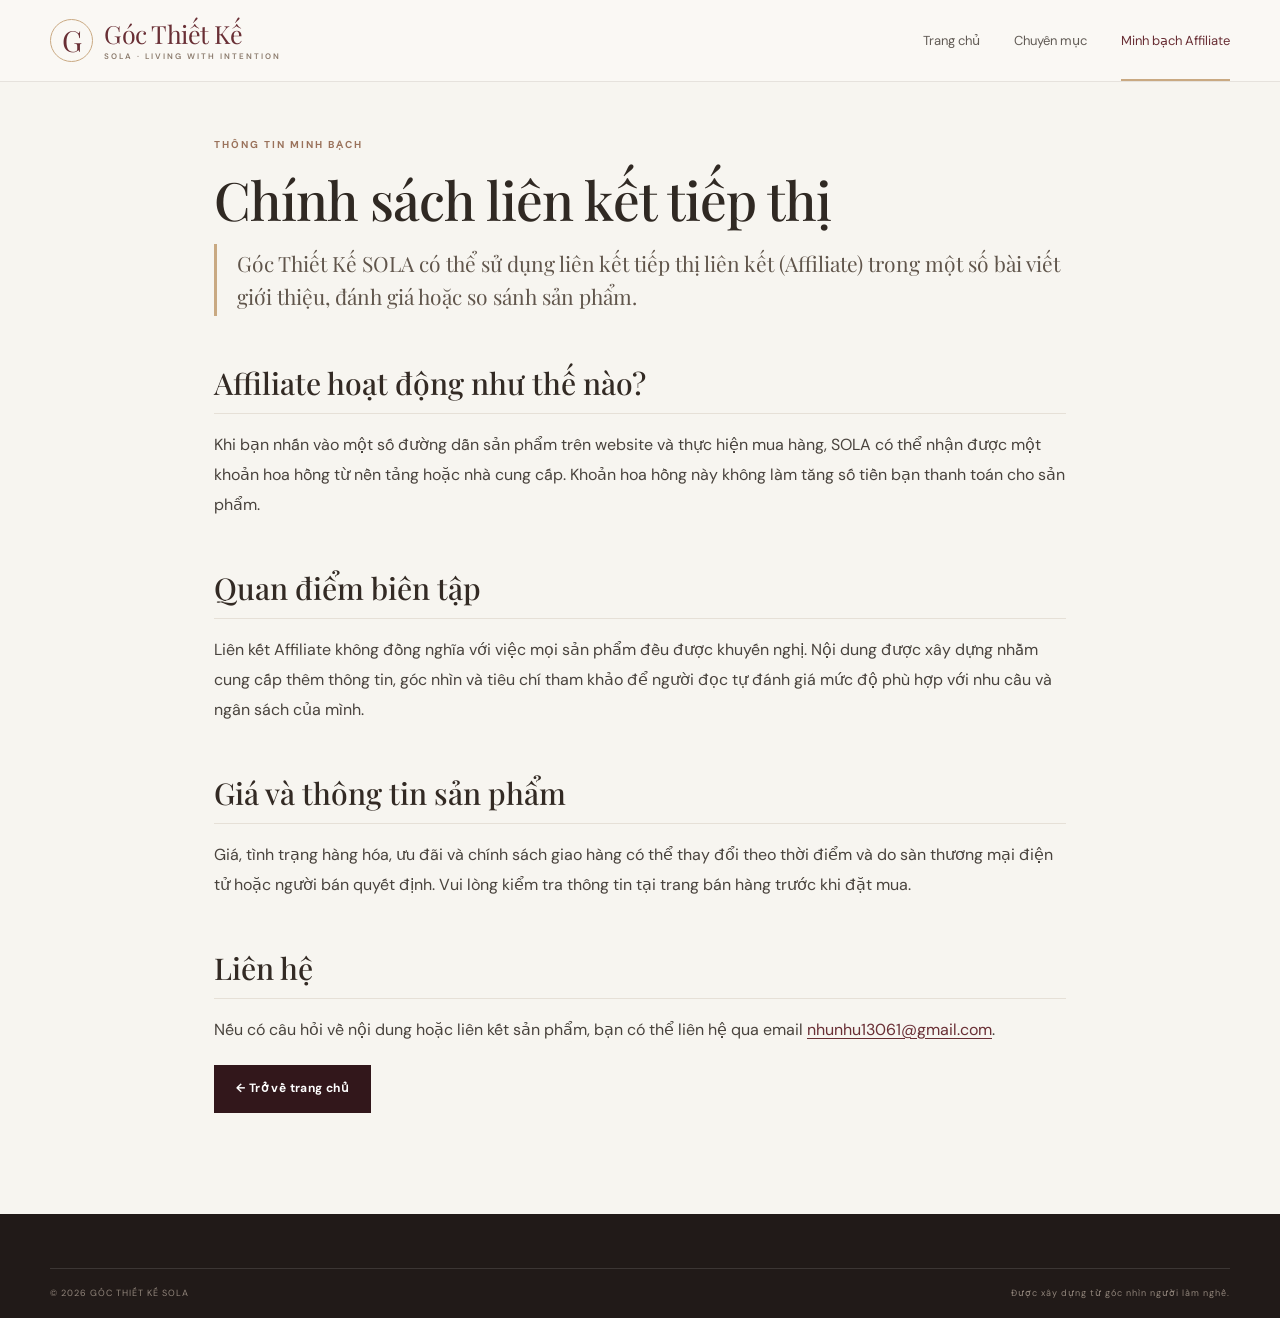
<file: affiliate-disclosure.html>
<!doctype html>
<html lang="vi">
<head>
  <meta charset="utf-8"><meta name="viewport" content="width=device-width, initial-scale=1">
  <meta name="robots" content="index,follow">
  <meta name="description" content="Thông tin minh bạch về liên kết tiếp thị liên kết trên Góc Thiết Kế SOLA.">
  <title>Minh bạch Affiliate | Góc Thiết Kế SOLA</title>
  <link rel="canonical" href="https://gocthietke.github.io/affiliate-disclosure.html">
  <link rel="preconnect" href="https://fonts.googleapis.com"><link rel="preconnect" href="https://fonts.gstatic.com" crossorigin>
  <link href="https://fonts.googleapis.com/css2?family=DM+Sans:wght@400;500;600;700&family=Playfair+Display:wght@500;600;700&display=swap" rel="stylesheet">
  <link rel="stylesheet" href="style.css">
</head>
<body>
  <header class="site-header"><div class="container header-inner"><a class="brand" href="index.html"><span class="brand-mark">G</span><span class="brand-word">Góc Thiết Kế<small>SOLA · LIVING WITH INTENTION</small></span></a><nav class="main-nav"><a href="index.html">Trang chủ</a><a href="index.html#danh-muc">Chuyên mục</a><a class="active" href="affiliate-disclosure.html">Minh bạch Affiliate</a></nav></div></header>
  <main class="post-layout"><p class="eyebrow">THÔNG TIN MINH BẠCH</p><h1 class="post-title">Chính sách liên kết tiếp thị</h1><p class="post-summary">Góc Thiết Kế SOLA có thể sử dụng liên kết tiếp thị liên kết (Affiliate) trong một số bài viết giới thiệu, đánh giá hoặc so sánh sản phẩm.</p>
    <div class="post-content">
      <h2>Affiliate hoạt động như thế nào?</h2>
      <p>Khi bạn nhấn vào một số đường dẫn sản phẩm trên website và thực hiện mua hàng, SOLA có thể nhận được một khoản hoa hồng từ nền tảng hoặc nhà cung cấp. Khoản hoa hồng này không làm tăng số tiền bạn thanh toán cho sản phẩm.</p>
      <h2>Quan điểm biên tập</h2>
      <p>Liên kết Affiliate không đồng nghĩa với việc mọi sản phẩm đều được khuyến nghị. Nội dung được xây dựng nhằm cung cấp thêm thông tin, góc nhìn và tiêu chí tham khảo để người đọc tự đánh giá mức độ phù hợp với nhu cầu và ngân sách của mình.</p>
      <h2>Giá và thông tin sản phẩm</h2>
      <p>Giá, tình trạng hàng hóa, ưu đãi và chính sách giao hàng có thể thay đổi theo thời điểm và do sàn thương mại điện tử hoặc người bán quyết định. Vui lòng kiểm tra thông tin tại trang bán hàng trước khi đặt mua.</p>
      <h2>Liên hệ</h2>
      <p>Nếu có câu hỏi về nội dung hoặc liên kết sản phẩm, bạn có thể liên hệ qua email <a href="mailto:nhunhu13061@gmail.com">nhunhu13061@gmail.com</a>.</p>
    </div><p><a class="button button-dark" href="index.html">← Trở về trang chủ</a></p>
  </main>
  <footer class="site-footer"><div class="container footer-bottom"><span>© <span id="year"></span> GÓC THIẾT KẾ SOLA</span><span>Được xây dựng từ góc nhìn người làm nghề.</span></div></footer>
  <script>document.getElementById('year').textContent = new Date().getFullYear();</script>
</body>
</html>
</file>
<file: style.css>
@import url('https://fonts.googleapis.com/css2?family=DM+Sans:wght@400;500;600;700&family=Playfair+Display:wght@500;600;700&display=swap');

:root{
  --ink:#292622;--muted:#77716a;--wine:#692f35;--wine-dark:#32171b;--sand:#c9a982;
  --paper:#f7f5f0;--cream:#efebe3;--white:#fff;--line:#e6e0d7;--green:#687568;
  --max:1180px;--shadow:0 16px 45px rgba(45,33,25,.08)
}
*{box-sizing:border-box}
html{scroll-behavior:smooth;scroll-padding-top:95px}
body{margin:0;background:var(--paper);color:var(--ink);font-family:'DM Sans',Arial,sans-serif;line-height:1.65;-webkit-font-smoothing:antialiased}
a{color:inherit;text-decoration:none}
button,input,textarea,select{font:inherit}
button{cursor:pointer}
img{max-width:100%;display:block}
.container{width:min(var(--max),calc(100% - 48px));margin-inline:auto}
.skip-link{position:absolute;left:-9999px;top:8px;z-index:1000;background:#fff;padding:10px 15px}
.skip-link:focus{left:8px}
.top-strip{background:var(--wine-dark);color:#e5d7c8;font-size:10px;letter-spacing:1.8px;text-transform:uppercase}
.top-strip-inner{height:32px;display:flex;align-items:center;justify-content:space-between;gap:15px}
.site-header{height:82px;background:rgba(250,248,244,.96);border-bottom:1px solid rgba(80,64,52,.12);position:sticky;top:0;z-index:50;backdrop-filter:blur(12px)}
.header-inner{height:100%;display:flex;align-items:center;justify-content:space-between;gap:30px}
.brand{display:inline-flex;align-items:center;gap:11px;flex-shrink:0;color:var(--wine)}
.brand-mark{width:43px;height:43px;border:1px solid var(--sand);display:grid;place-items:center;font-family:'Playfair Display',serif;font-size:29px;line-height:1;border-radius:50%}
.brand-word{font-family:'Playfair Display',Georgia,serif;font-size:25px;line-height:1.05;letter-spacing:-.5px}
.brand-word small{display:block;margin-top:5px;font-family:'DM Sans',sans-serif;font-size:8px;letter-spacing:2px;color:#8b7b6d;font-weight:600}
.main-nav{display:flex;align-items:center;gap:34px;height:100%;font-size:13px;color:#615b55}
.main-nav a{height:100%;display:flex;align-items:center;position:relative;white-space:nowrap}
.main-nav a:hover,.main-nav a.active{color:var(--wine)}
.main-nav a.active:after{content:"";height:2px;position:absolute;bottom:0;left:0;right:0;background:var(--sand)}
.mobile-menu-toggle{display:none;border:0;background:none;padding:9px}
.mobile-menu-toggle span{display:block;width:24px;height:2px;background:var(--wine);margin:5px}
.hero-section{min-height:510px;position:relative;isolation:isolate;overflow:hidden;background:#47362e}
.hero-photo{position:absolute;inset:0;z-index:-2;background-image:url('./hero-original.jpg');background-position:center 56%;background-size:cover;transform:scale(1.01)}
.hero-shade{position:absolute;inset:0;z-index:-1;background:linear-gradient(90deg,rgba(26,20,18,.78) 0%,rgba(32,24,20,.61) 44%,rgba(31,24,21,.12) 100%),linear-gradient(0deg,rgba(24,19,17,.25),transparent 50%)}
.hero-content{min-height:510px;display:flex;flex-direction:column;align-items:flex-start;justify-content:center;padding-top:8px;color:white;max-width:var(--max)}
.eyebrow{font-size:10px;letter-spacing:2px;text-transform:uppercase;font-weight:700;color:#9a725b;margin:0 0 13px}
.eyebrow.light{color:#d5b995}
.hero h1{max-width:760px;margin:0;font-family:'Playfair Display',Georgia,serif;font-weight:500;font-size:clamp(39px,5vw,64px);line-height:1.12;letter-spacing:-1.6px}
.hero h1 em,.cta-inner h2 em{font-weight:500;color:#d4b28a}
.hero-description{max-width:520px;margin:22px 0 26px;font-size:15px;line-height:1.8;color:rgba(255,255,255,.86)}
.button{min-height:48px;display:inline-flex;align-items:center;justify-content:center;gap:22px;padding:0 22px;font-size:12px;font-weight:700;letter-spacing:.4px;transition:transform .2s,background .2s}
.button:hover{transform:translateY(-2px)}
.button-light{background:#f4eee5;color:var(--wine)}
.button-dark{background:var(--wine-dark);color:#fff}
.hero-note{position:absolute;right:max(24px,calc((100vw - var(--max))/2));bottom:26px;display:flex;gap:22px;color:rgba(255,255,255,.78);font-size:9px;letter-spacing:1.8px}
.intro-band{background:#eee8de;border-bottom:1px solid #e2d9cd}
.intro-inner{min-height:150px;display:grid;grid-template-columns:160px 1.7fr 1fr;align-items:center;gap:34px}
.intro-inner .eyebrow{margin:0}
.intro-statement{font-family:'Playfair Display',serif;font-size:22px;line-height:1.45;margin:0;color:#453a33}
.intro-statement strong{color:var(--wine);font-weight:600}
.intro-side{margin:0;color:#746b62;font-size:12px;line-height:1.8;border-left:1px solid #cbbda9;padding-left:25px}
.section{padding:82px 0}
.category-section{background:#faf9f6}
.section-heading{display:flex;justify-content:space-between;align-items:flex-end;gap:28px;margin-bottom:31px}
.section-heading h2,.cta-inner h2{font-family:'Playfair Display',Georgia,serif;font-weight:500;font-size:clamp(29px,3.5vw,42px);line-height:1.15;letter-spacing:-.8px;margin:0;color:#302923}
.section-heading .eyebrow{margin-bottom:10px}
.section-subtitle{max-width:330px;margin:0 0 3px;color:var(--muted);font-size:12px;line-height:1.8}
.category-grid{display:grid;grid-template-columns:repeat(3,1fr);gap:13px}
.category-tile{position:relative;min-height:174px;padding:25px 26px 22px;text-align:left;border:1px solid var(--line);background:#fff;display:flex;flex-direction:column;align-items:flex-start;transition:border-color .2s,transform .2s,box-shadow .2s;color:var(--ink)}
.category-tile:hover,.category-tile.is-selected{border-color:#ba9875;transform:translateY(-3px);box-shadow:var(--shadow)}
.category-number{position:absolute;right:20px;top:20px;color:#b3a99d;font-size:10px;letter-spacing:1px}
.category-icon{font-family:Georgia,serif;color:var(--wine);font-size:27px;height:38px}
.category-tile strong{font-family:'Playfair Display',serif;font-size:21px;font-weight:600;margin:4px 0 6px}
.category-tile small{max-width:260px;color:#81796f;font-size:11px;line-height:1.7}
.tile-arrow{position:absolute;right:22px;bottom:20px;color:var(--wine);font-size:17px}
.articles-section{background:var(--paper);padding-top:85px;padding-bottom:90px}
.articles-heading{align-items:flex-end}
.search-box{width:min(310px,100%);height:46px;border-bottom:1px solid #bdb3a7;display:flex;align-items:center;gap:11px;color:#927e6b}
.search-box span{font-size:25px;line-height:1}
.search-box input{width:100%;border:0;outline:0;background:transparent;color:var(--ink);font-size:12px}
.search-box input::placeholder{color:#a49a8f}
.filter-row{display:flex;flex-wrap:wrap;gap:8px;margin:0 0 28px}
.filter-chip{border:1px solid #d9d1c6;background:transparent;color:#776d63;padding:8px 15px;font-size:11px;border-radius:30px;transition:.2s}
.filter-chip:hover,.filter-chip.is-active{background:var(--wine);border-color:var(--wine);color:#fff}
.feature-card{display:grid;grid-template-columns:1.25fr 1fr;min-height:330px;background:#fff;border:1px solid var(--line);margin-bottom:21px}
.feature-image,.article-image{position:relative;display:block;overflow:hidden;background:linear-gradient(135deg,#e7dfd2,#c7b8a5 55%,#9b8171)}
.feature-image img,.article-image img{width:100%;height:100%;object-fit:cover;transition:transform .5s}
.feature-image:hover img,.article-image:hover img{transform:scale(1.035)}
.feature-image{min-height:330px}
.feature-image-label{position:absolute;left:22px;bottom:20px;background:rgba(39,26,24,.78);color:#fff;padding:8px 11px;font-size:9px;letter-spacing:1.6px}
.feature-copy{padding:39px 42px;display:flex;flex-direction:column;justify-content:center}
.feature-copy .eyebrow{font-size:9px;letter-spacing:1.4px;margin-bottom:13px}
.feature-copy h3{font-family:'Playfair Display',serif;font-size:clamp(25px,3vw,36px);font-weight:500;line-height:1.2;margin:0 0 14px}
.feature-copy h3 a:hover,.article-card h3 a:hover{color:var(--wine)}
.feature-copy>p:not(.eyebrow){font-size:12px;color:#777067;line-height:1.8;margin:0 0 20px}
.text-link{display:inline-flex;gap:14px;align-items:center;color:var(--wine);font-size:11px;font-weight:700;letter-spacing:.4px;margin-top:auto}
.text-link span{font-size:16px;transition:transform .2s}
.text-link:hover span{transform:translate(3px,-2px)}
.article-grid{display:grid;grid-template-columns:repeat(3,1fr);gap:20px}
.article-card{background:#fff;border:1px solid var(--line);min-width:0;display:flex;flex-direction:column;transition:transform .2s,box-shadow .2s}
.article-card:hover{transform:translateY(-3px);box-shadow:var(--shadow)}
.article-image{height:205px;flex:0 0 auto}
.article-card-body{padding:19px 20px 22px;display:flex;flex-direction:column;align-items:flex-start;flex:1}
.article-meta{display:flex;justify-content:space-between;gap:12px;width:100%;font-size:9px;letter-spacing:.7px;color:#9a765e;text-transform:uppercase}
.article-meta time{color:#a39b91;letter-spacing:0;text-transform:none}
.article-card h3{font-family:'Playfair Display',serif;font-size:22px;font-weight:500;line-height:1.22;margin:12px 0 8px}
.article-card-body>p{font-size:11px;color:#7d756c;line-height:1.75;margin:0 0 17px}
.article-status{margin:17px 0 0;color:#93897e;text-align:center;font-size:11px}
.loading-state,.empty-state{grid-column:1/-1;padding:42px 20px;text-align:center;background:#fff;border:1px solid var(--line);color:#786f65;font-size:12px}
.empty-state strong,.empty-state span{display:block}.empty-state strong{font-family:'Playfair Display',serif;font-size:23px;color:#40362e;font-weight:500;margin-bottom:6px}.empty-state span{color:#8a8178}
.quote-section{padding:75px 0;background:var(--wine-dark);color:white;text-align:center}
.quote-inner{max-width:850px}
.quote-inner blockquote{font-family:'Playfair Display',serif;font-size:clamp(25px,3.5vw,39px);font-weight:500;line-height:1.35;margin:0 auto 22px;color:#f8f0e7}
.quote-credit{font-size:9px;letter-spacing:2.2px;color:#cfb393}
.newsletter-cta{padding:73px 0;background:#e9e2d7}
.cta-inner{display:flex;align-items:center;justify-content:space-between;gap:35px}
.cta-inner h2{font-size:clamp(29px,3.4vw,42px)}
.cta-inner h2 em{color:var(--wine)}
.site-footer{background:#211a18;color:#f4eee7;padding:54px 0 0}
.footer-main{display:grid;grid-template-columns:1.4fr .75fr .95fr 1fr;gap:38px;padding-bottom:45px}
.brand-footer{color:#f3e8dd}.brand-footer .brand-word small{color:#b9a99a}
.footer-brand>p{max-width:260px;color:#bcb1a8;font-size:11px;line-height:1.8;margin:18px 0 0}
.footer-column{display:flex;flex-direction:column;align-items:flex-start;gap:9px}
.footer-column h3{font-family:'Playfair Display',serif;font-size:17px;font-weight:500;margin:3px 0 8px;color:#e4c9a8}
.footer-column a,.footer-column p{font-size:11px;line-height:1.7;color:#c8beb6;margin:0}
.footer-column a:hover{color:#fff;text-decoration:underline}
.footer-address p+p{margin-top:7px;color:#a99e95}
.footer-bottom{display:flex;justify-content:space-between;gap:15px;border-top:1px solid rgba(255,255,255,.12);padding:17px 0;color:#91857b;font-size:9px;letter-spacing:1px}

/* ARTICLE PAGE */
.post-page{background:#faf9f6}
.post-topbar{padding:23px 0;border-bottom:1px solid var(--line);background:#f4f0e9}
.back-link{font-size:11px;color:var(--wine);font-weight:700}
.post-layout{max-width:900px;margin:0 auto;padding:55px 24px 85px}
.post-header{text-align:center;margin-bottom:28px}
.post-category{font-size:10px;letter-spacing:1.8px;color:#98765d;text-transform:uppercase;font-weight:700}
.post-title{font-family:'Playfair Display',serif;font-size:clamp(34px,5vw,53px);line-height:1.15;letter-spacing:-1px;font-weight:500;margin:15px 0;color:#302923}
.post-meta{font-size:11px;color:#968b80;display:flex;justify-content:center;gap:18px;flex-wrap:wrap}
.post-cover{width:100%;max-height:540px;object-fit:cover;margin:30px 0 35px;background:#e9e2d7}
.post-summary{font-family:'Playfair Display',serif;font-size:21px;line-height:1.55;color:#60554b;border-left:3px solid var(--sand);padding:3px 0 3px 20px;margin:0 0 30px}
.toc-box{background:#f1ece4;border:1px solid #e5ddd1;padding:22px 25px;margin:28px 0 38px}
.toc-title{font-family:'Playfair Display',serif;font-size:18px;margin:0 0 12px;color:#493b32}
.toc-list{list-style:none;padding:0;margin:0;display:grid;gap:9px}
.toc-list li{font-size:12px;line-height:1.5}.toc-list li.toc-h3{padding-left:17px;color:#756b61}.toc-list a:hover{color:var(--wine);text-decoration:underline}
.post-content{font-size:16px;line-height:1.9;color:#49433d;overflow-wrap:anywhere}
.post-content h2,.post-content h3,.post-content h4{font-family:'Playfair Display',serif;font-weight:500;line-height:1.3;color:#332a24;scroll-margin-top:110px}
.post-content h2{font-size:30px;margin:48px 0 16px;padding-bottom:10px;border-bottom:1px solid var(--line)}
.post-content h3{font-size:24px;margin:35px 0 12px}
.post-content h4{font-size:19px;margin:27px 0 10px}
.post-content p{margin:0 0 20px}
.post-content ul,.post-content ol{padding-left:26px;margin:0 0 22px}
.post-content li{margin:7px 0}
.post-content img{max-width:100%;height:auto;margin:25px auto;border-radius:2px}
.post-content blockquote{margin:25px 0;padding:16px 22px;background:#f0ebe3;border-left:3px solid var(--sand);font-family:'Playfair Display',serif;font-size:19px;color:#61534a}
.post-content a{color:var(--wine);text-decoration:underline;text-underline-offset:3px}
.post-content table{border-collapse:collapse;width:100%;display:block;overflow-x:auto;margin:22px 0;font-size:13px}
.post-content th,.post-content td{border:1px solid #ddd4c8;padding:10px;text-align:left}
.post-content th{background:#eee8df}
.post-content hr{border:0;border-top:1px solid var(--line);margin:35px 0}
.post-affiliate{margin:42px 0;padding:26px;background:#f1ece4;border:1px solid #e5ddd1}
.post-affiliate h2{font-family:'Playfair Display',serif;font-size:25px;font-weight:500;margin:0 0 18px}
.product-grid{display:grid;grid-template-columns:repeat(2,1fr);gap:15px}
.product-card{background:#fff;border:1px solid var(--line);padding:15px;display:grid;grid-template-columns:95px 1fr;gap:14px;align-items:center}
.product-card img,.product-image-placeholder{width:95px;height:95px;object-fit:cover;background:linear-gradient(135deg,#e6ded2,#c2b29f)}
.product-card h3{font-family:'Playfair Display',serif;font-size:17px;line-height:1.25;margin:0 0 4px;font-weight:600}
.product-card p{font-size:10px;color:#7c7268;margin:0 0 7px;line-height:1.55}
.product-price{font-size:11px;font-weight:700;color:var(--wine);margin-bottom:9px}
.product-actions{display:flex;flex-wrap:wrap;gap:7px}
.product-actions a,.legacy-affiliate{display:inline-flex;background:var(--wine);color:white;padding:8px 11px;font-size:10px;font-weight:700}
.product-actions a.secondary{background:#4a554a}.product-actions a:hover,.legacy-affiliate:hover{opacity:.86}
.affiliate-note{font-size:10px;color:#82776d;margin:13px 0 0}
.post-share{display:flex;align-items:center;justify-content:space-between;gap:20px;border-top:1px solid var(--line);margin-top:40px;padding-top:22px;color:#847a70;font-size:11px}
.post-share button{border:1px solid #d4c9bc;background:transparent;padding:9px 13px;color:var(--wine);font-size:11px}
.related-section{background:#f1ece4;padding:65px 0}
.related-section h2{font-family:'Playfair Display',serif;font-size:30px;font-weight:500;margin:0 0 24px}
.related-grid{display:grid;grid-template-columns:repeat(3,1fr);gap:15px}
.related-card{background:#fff;padding:18px;border:1px solid var(--line)}
.related-card span{font-size:9px;color:#9a765e;text-transform:uppercase;letter-spacing:1px}
.related-card h3{font-family:'Playfair Display',serif;font-size:18px;font-weight:500;line-height:1.3;margin:8px 0}
.post-error{padding:70px 20px;text-align:center}
.post-error h1{font-family:'Playfair Display',serif;font-size:35px;font-weight:500}


.stats-grid{display:grid;grid-template-columns:repeat(3,1fr);gap:12px;margin:0 0 18px}
.stat-card{background:#fff;border:1px solid var(--line);padding:17px 20px;display:flex;flex-direction:column;gap:3px}
.stat-card span{font-size:9px;font-weight:700;letter-spacing:1.5px;color:#94755a}
.stat-card strong{font-family:'Playfair Display',serif;font-size:30px;font-weight:500;color:var(--wine)}
.stat-card small{font-size:10px;color:#8a8076}
.product-editor-row{padding:13px 0;border-bottom:1px solid #e7dfd4;margin-bottom:13px}
.product-editor-row:last-child{border-bottom:0;margin-bottom:0}

/* ADMIN */
.admin-page{background:#f4f1eb;min-height:100vh}
.admin-shell{width:min(1100px,calc(100% - 32px));margin:35px auto 70px}
.admin-top{display:flex;align-items:center;justify-content:space-between;gap:15px;margin-bottom:22px}
.admin-top h1{font-family:'Playfair Display',serif;font-size:31px;font-weight:500;margin:0;color:var(--wine)}
.admin-top p{font-size:11px;color:#81776d;margin:3px 0 0}
.admin-card{background:#fff;border:1px solid var(--line);padding:28px;box-shadow:0 8px 35px rgba(50,37,27,.05)}
.admin-login{max-width:450px;margin:65px auto}
.admin-login h2,.admin-card h2{font-family:'Playfair Display',serif;font-size:25px;font-weight:500;margin:0 0 6px}
.admin-help{font-size:11px;color:#82796f;margin:0 0 22px}
.admin-form-grid{display:grid;grid-template-columns:1fr 1fr;gap:16px}
.form-field{display:flex;flex-direction:column;gap:6px;margin-bottom:15px;min-width:0}
.form-field.full{grid-column:1/-1}
.form-field label{font-size:11px;font-weight:700;color:#574c42}
.form-field input,.form-field select,.form-field textarea{width:100%;border:1px solid #ddd5ca;background:#fdfcf9;padding:11px 12px;border-radius:2px;font-size:12px;color:#332d28;outline:none}
.form-field input:focus,.form-field select:focus,.form-field textarea:focus{border-color:#a37b5c;box-shadow:0 0 0 2px rgba(163,123,92,.1)}
.form-field textarea{min-height:240px;resize:vertical;line-height:1.65}
.form-field .hint{font-size:10px;color:#93877c}.inline-check{display:flex;align-items:center;gap:9px;font-size:12px;font-weight:600;color:#574c42}.inline-check input{width:auto}
.admin-actions{display:flex;align-items:center;gap:10px;flex-wrap:wrap;margin-top:10px}
.admin-button{border:0;padding:11px 17px;background:var(--wine);color:#fff;font-size:11px;font-weight:700}
.admin-button:hover{background:#4b2025}
.admin-button.secondary{background:#e9e2d8;color:#4b4036}
.admin-button.danger{background:#9b3c37}
.admin-button:disabled{opacity:.6;cursor:not-allowed}
.admin-message{font-size:11px;margin:12px 0 0;color:#6b765f;min-height:18px}
.admin-message.error{color:#a33b36}
.admin-toolbar{display:flex;justify-content:space-between;align-items:center;gap:15px;margin:24px 0 12px}
.admin-toolbar input{max-width:330px;width:100%;border:1px solid #ddd5ca;padding:10px 12px;font-size:11px}
.admin-post-list{display:grid;gap:8px}
.admin-post-row{display:grid;grid-template-columns:1fr auto;gap:15px;align-items:center;padding:13px 15px;background:#faf8f4;border:1px solid #eee7dd}
.admin-post-row strong{display:block;font-family:'Playfair Display',serif;font-weight:500;font-size:17px;line-height:1.25}
.admin-post-row small{display:block;font-size:10px;color:#90857a;margin-top:4px}
.admin-row-actions{display:flex;gap:7px;flex-wrap:wrap}
.admin-row-actions button{border:1px solid #d9d0c4;background:#fff;padding:7px 10px;font-size:10px;color:#55493e}
.admin-row-actions button.delete{color:#9b3c37}
.product-editor{border:1px solid #e3dbd0;background:#fbfaf7;padding:16px;margin:8px 0 14px}
.product-editor-top{display:flex;justify-content:space-between;align-items:center;gap:10px;margin-bottom:10px}
.product-editor-top strong{font-family:'Playfair Display',serif;font-size:17px;font-weight:500}
.product-editor-grid{display:grid;grid-template-columns:1fr 1fr;gap:10px}
.product-editor-grid input,.product-editor-grid textarea{width:100%;padding:9px 10px;border:1px solid #ddd5ca;background:#fff;font-size:11px}
.product-editor-grid textarea{min-height:55px;resize:vertical}
.product-editor-grid .full{grid-column:1/-1}
.admin-status-pill{display:inline-block;padding:3px 7px;margin-left:7px;background:#e9e2d8;color:#6a594a;font-size:9px;letter-spacing:.5px}
.admin-status-pill.live{background:#e4eee3;color:#4e6b4e}

@media(max-width:900px){
  .main-nav{gap:20px}.intro-inner{grid-template-columns:125px 1.5fr 1fr;gap:20px}.category-grid{grid-template-columns:repeat(2,1fr)}
  .footer-main{grid-template-columns:1fr 1fr;gap:30px}.feature-copy{padding:30px}.article-grid{grid-template-columns:repeat(2,1fr)}
}
@media(max-width:640px){
  .container{width:calc(100% - 34px)}.top-strip-inner{height:auto;min-height:29px;font-size:8px;letter-spacing:1px}.top-strip-inner span:last-child{display:none}
  .site-header{height:70px}.header-inner{gap:12px}.brand-mark{width:38px;height:38px;font-size:25px}.brand-word{font-size:21px}.brand-word small{font-size:7px}
  .mobile-menu-toggle{display:block}.main-nav{display:none;position:absolute;top:70px;left:0;right:0;height:auto;background:#faf8f4;border-bottom:1px solid var(--line);padding:8px 18px 16px;flex-direction:column;align-items:stretch;gap:0}
  .main-nav.is-open{display:flex}.main-nav a{height:auto;padding:12px 3px;border-bottom:1px solid #eee8df}.main-nav a.active:after{display:none}
  .hero-section,.hero-content{min-height:470px}.hero-content{padding-bottom:65px}.hero-shade{background:linear-gradient(90deg,rgba(26,20,18,.78),rgba(32,24,20,.38)),linear-gradient(0deg,rgba(24,19,17,.35),transparent)}
  .hero h1{font-size:42px;letter-spacing:-1.1px}.hero-description{font-size:13px;max-width:430px}.hero-note{left:17px;right:17px;bottom:19px;justify-content:space-between;font-size:8px}
  .intro-inner{padding:27px 0;min-height:0;grid-template-columns:1fr;gap:11px}.intro-statement{font-size:21px}.intro-side{padding:0;border:0;font-size:11px}
  .section{padding:56px 0}.section-heading{display:block;margin-bottom:23px}.section-subtitle{margin-top:10px}.category-grid{grid-template-columns:1fr 1fr;gap:9px}.category-tile{min-height:167px;padding:17px 15px}.category-tile strong{font-size:18px}.category-tile small{font-size:10px}.category-number{right:13px;top:13px}
  .articles-section{padding:58px 0}.articles-heading{display:flex;align-items:flex-start;flex-direction:column}.search-box{width:100%}.filter-row{flex-wrap:nowrap;overflow-x:auto;padding-bottom:8px}.filter-chip{white-space:nowrap}
  .feature-card{grid-template-columns:1fr}.feature-image{min-height:225px;height:225px}.feature-copy{padding:25px 22px 28px}.article-grid{grid-template-columns:1fr;gap:13px}.article-image{height:220px}.article-card-body{padding:17px 18px 20px}
  .quote-section{padding:55px 0}.quote-inner blockquote{font-size:26px}.newsletter-cta{padding:52px 0}.cta-inner{align-items:flex-start;flex-direction:column;gap:22px}.cta-inner h2{font-size:31px}
  .footer-main{grid-template-columns:1fr 1fr;gap:25px 15px;padding-bottom:30px}.footer-brand{grid-column:1/-1}.footer-column h3{font-size:16px}.footer-column a,.footer-column p{font-size:10px}.footer-bottom{flex-direction:column;font-size:8px}
  .post-topbar{padding:17px 0}.post-layout{padding:37px 18px 60px}.post-title{font-size:34px}.post-summary{font-size:18px}.post-content{font-size:15px}.post-content h2{font-size:26px}.post-content h3{font-size:21px}.product-grid,.related-grid{grid-template-columns:1fr}.post-share{align-items:flex-start;flex-direction:column}.product-card{grid-template-columns:76px 1fr}.product-card img,.product-image-placeholder{width:76px;height:76px}
  .stats-grid{grid-template-columns:1fr 1fr}.stat-card:last-child{grid-column:1/-1}
  .admin-shell{width:calc(100% - 22px);margin:20px auto 45px}.admin-card{padding:18px}.admin-top{align-items:flex-start}.admin-top h1{font-size:25px}.admin-form-grid,.product-editor-grid{grid-template-columns:1fr}.form-field.full,.product-editor-grid .full{grid-column:auto}.admin-toolbar{align-items:stretch;flex-direction:column}.admin-toolbar input{max-width:none}.admin-post-row{grid-template-columns:1fr}.admin-row-actions{justify-content:flex-start}
}
</file>
